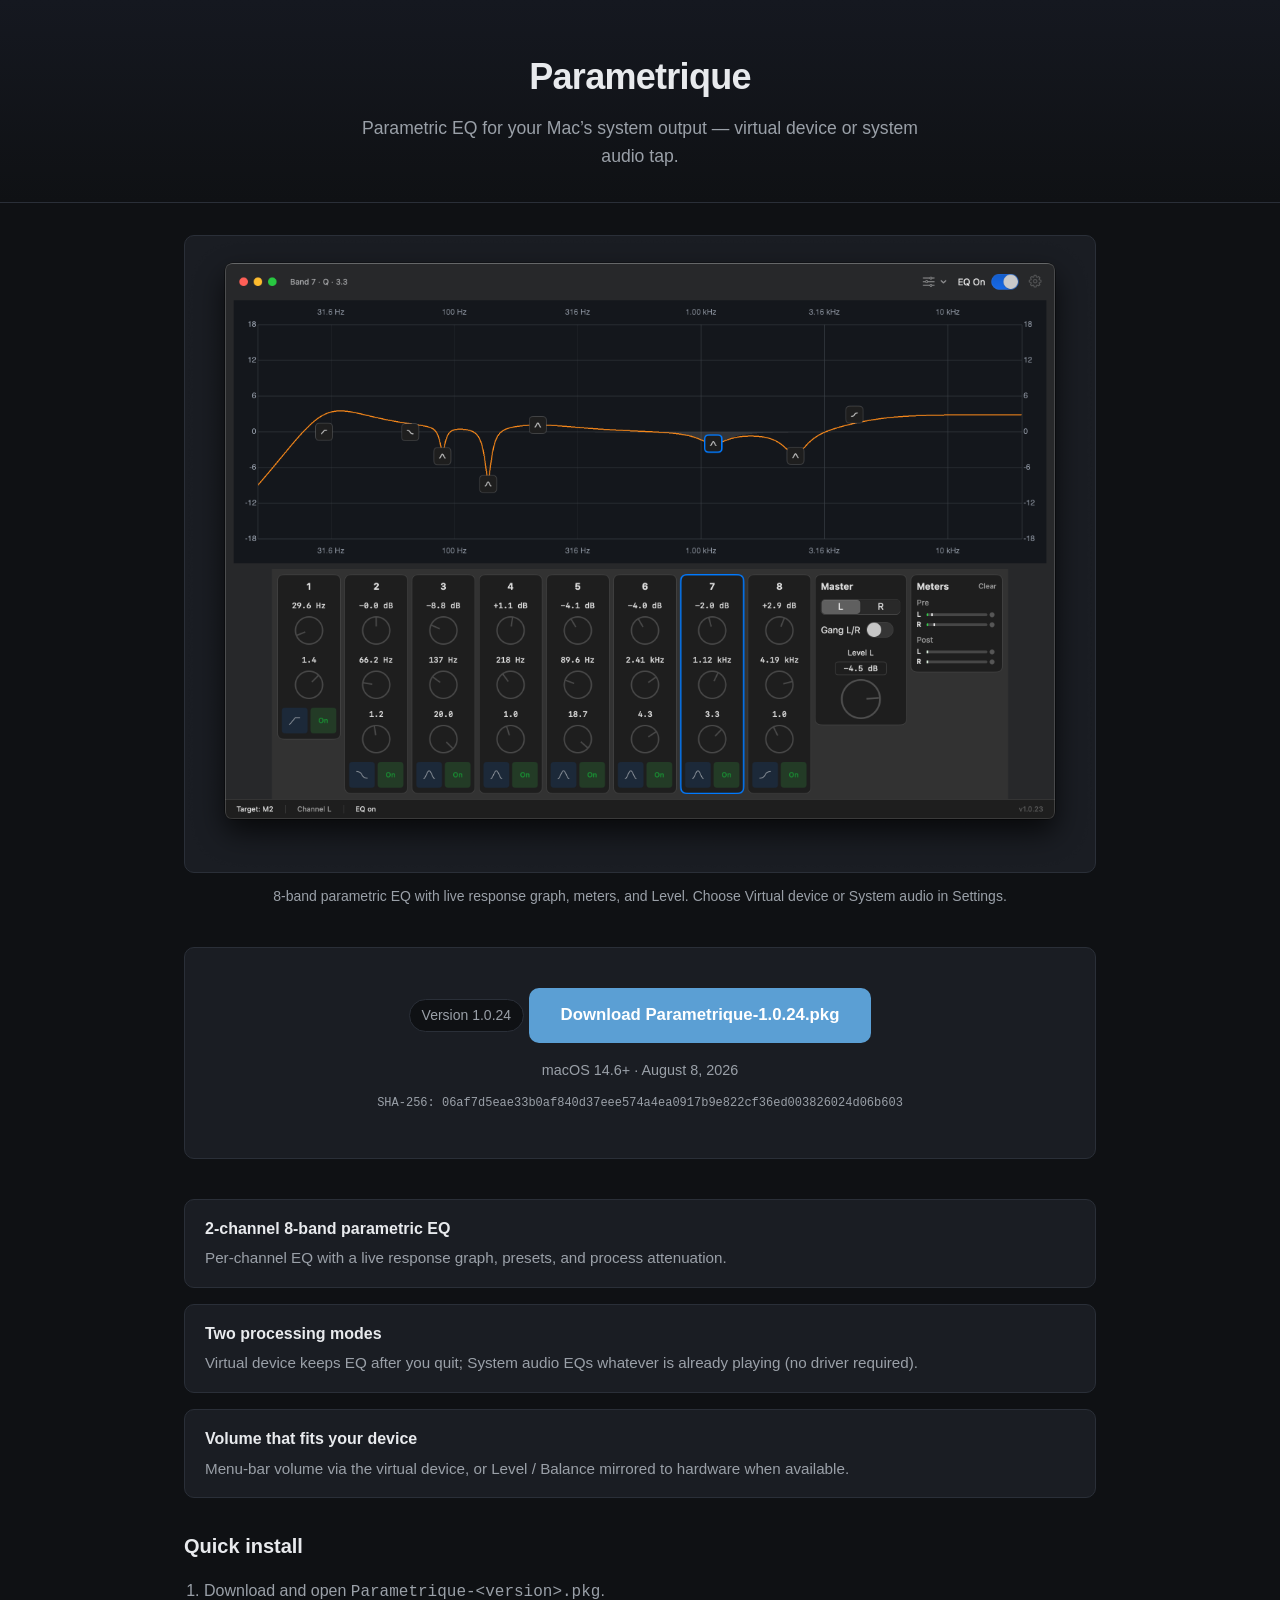
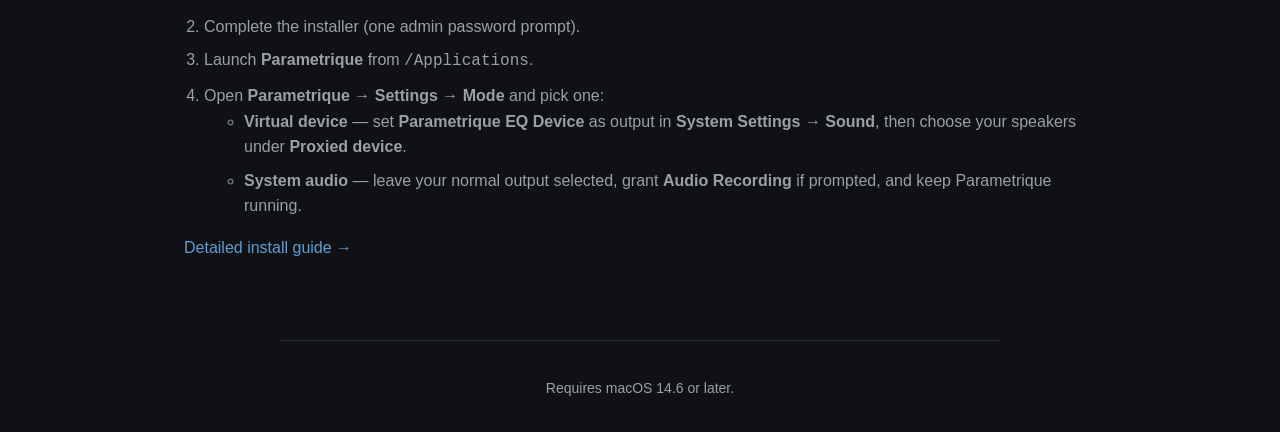
<file: docs/index.html>
<!DOCTYPE html>
<html lang="en">
  <head>
    <meta charset="utf-8" />
    <meta name="viewport" content="width=device-width, initial-scale=1" />
    <meta
      name="description"
      content="Download Parametrique — macOS parametric EQ for your system output, via a virtual audio device or a system audio tap."
    />
    <title>Parametrique</title>
    <link rel="stylesheet" href="css/style.css" />
  </head>
  <body>
    <header class="site-header">
      <h1>Parametrique</h1>
      <p class="tagline">
        Parametric EQ for your Mac’s system output — virtual device or system audio tap.
      </p>
    </header>

    <main class="wide">
      <figure class="screenshot">
        <img
          src="assets/parametrique-main-window.png"
          alt="Parametrique main window showing the 8-band EQ graph, per-band controls, meters, and Level"
          width="1120"
          height="720"
        />
        <figcaption>
          8-band parametric EQ with live response graph, meters, and Level. Choose
          Virtual device or System audio in Settings.
        </figcaption>
      </figure>

      <div class="download-card">
        <p class="version" id="latest-version">Loading…</p>
        <a class="download-btn" id="download-btn" href="#">Download</a>
        <p class="download-meta" id="download-meta"></p>
        <p class="hash" id="sha256" hidden></p>
        <p class="error" id="load-error" hidden></p>
      </div>

      <div class="features">
        <div class="feature">
          <strong>2-channel 8-band parametric EQ</strong>
          <span>Per-channel EQ with a live response graph, presets, and process attenuation.</span>
        </div>
        <div class="feature">
          <strong>Two processing modes</strong>
          <span>Virtual device keeps EQ after you quit; System audio EQs whatever is already playing (no driver required).</span>
        </div>
        <div class="feature">
          <strong>Volume that fits your device</strong>
          <span>Menu-bar volume via the virtual device, or Level / Balance mirrored to hardware when available.</span>
        </div>
      </div>

      <section>
        <h2>Quick install</h2>
        <ol>
          <li>Download and open <code>Parametrique-&lt;version&gt;.pkg</code>.</li>
          <li>Complete the installer (one admin password prompt).</li>
          <li>Launch <strong>Parametrique</strong> from <code>/Applications</code>.</li>
          <li>
            Open <strong>Parametrique → Settings → Mode</strong> and pick one:
            <ul>
              <li>
                <strong>Virtual device</strong> — set
                <strong>Parametrique EQ Device</strong> as output in
                <strong>System Settings → Sound</strong>, then choose your speakers
                under <strong>Proxied device</strong>.
              </li>
              <li>
                <strong>System audio</strong> — leave your normal output selected,
                grant <strong>Audio Recording</strong> if prompted, and keep Parametrique running.
              </li>
            </ul>
          </li>
        </ol>
        <p><a href="install.html">Detailed install guide →</a></p>
      </section>
    </main>

    <footer class="site-footer">
      <p>Requires macOS 14.6 or later.</p>
    </footer>

    <script src="js/site.js"></script>
  </body>
</html>
</file>
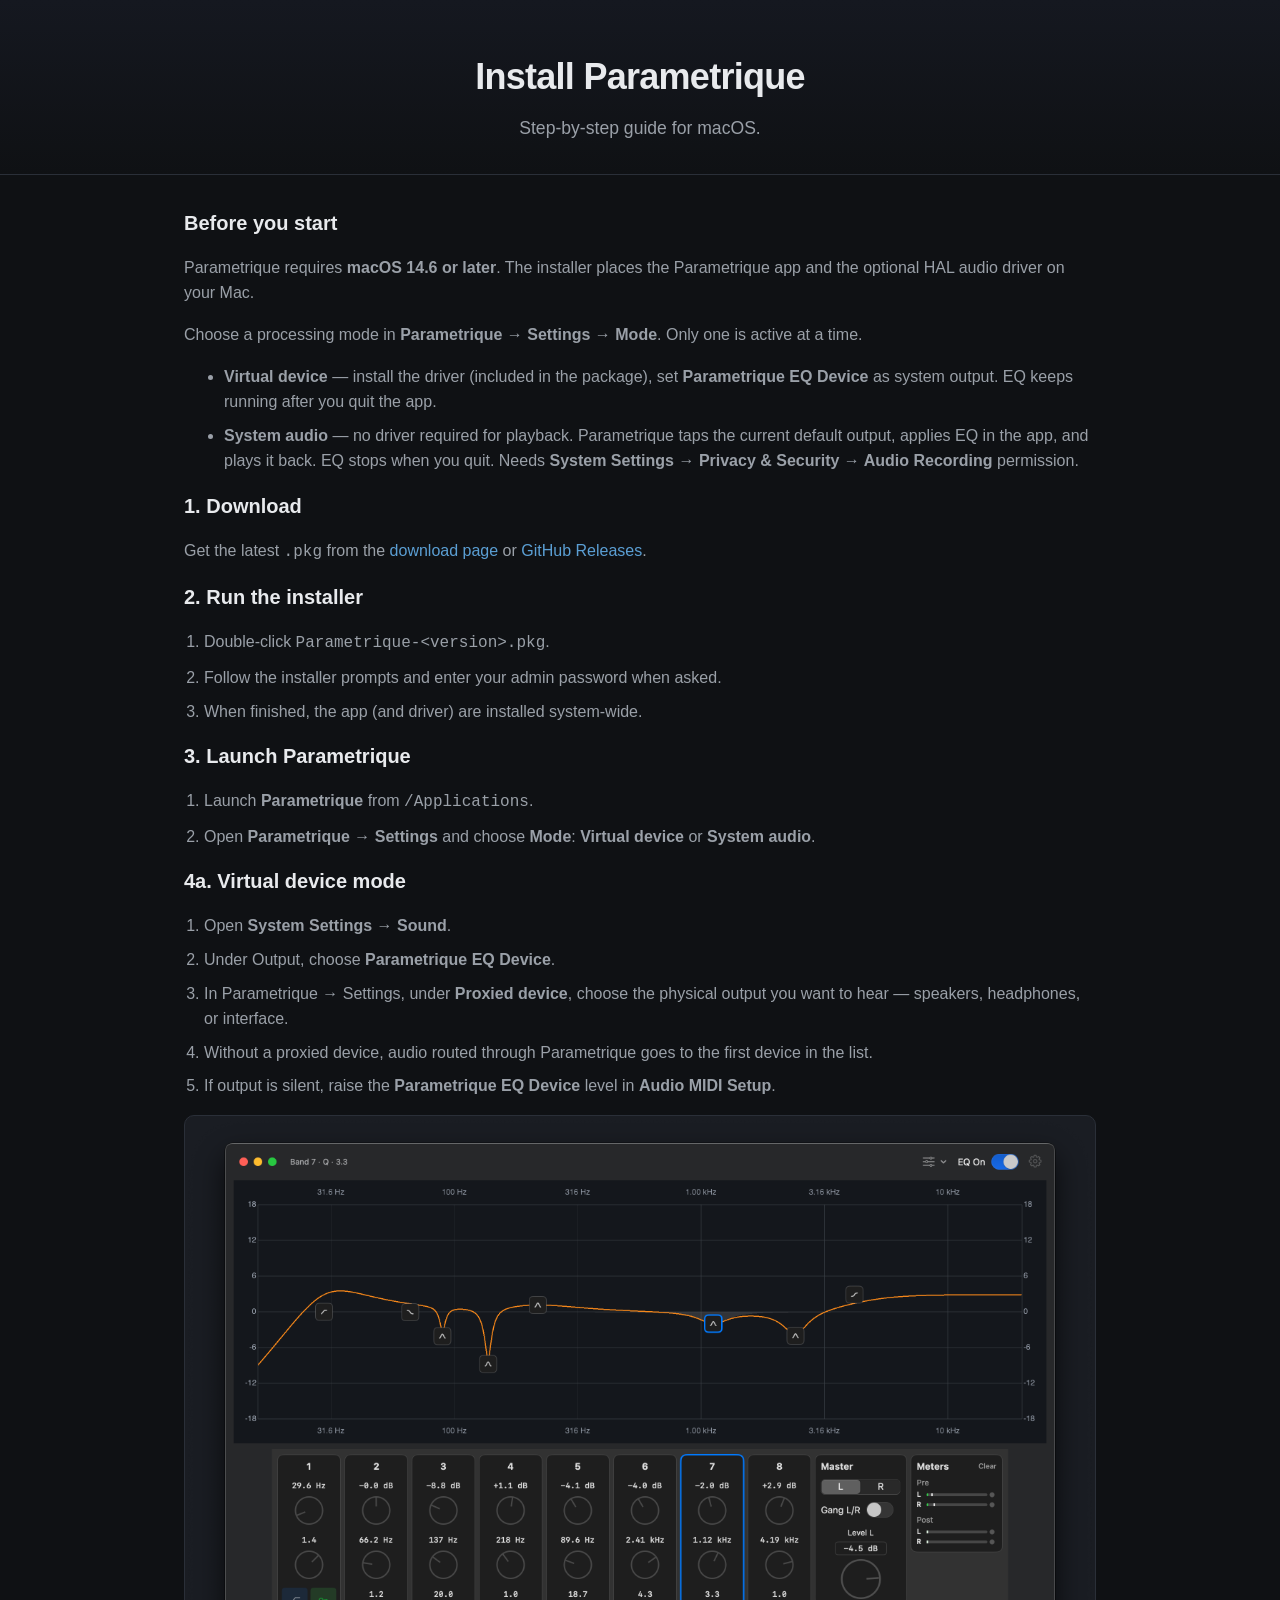
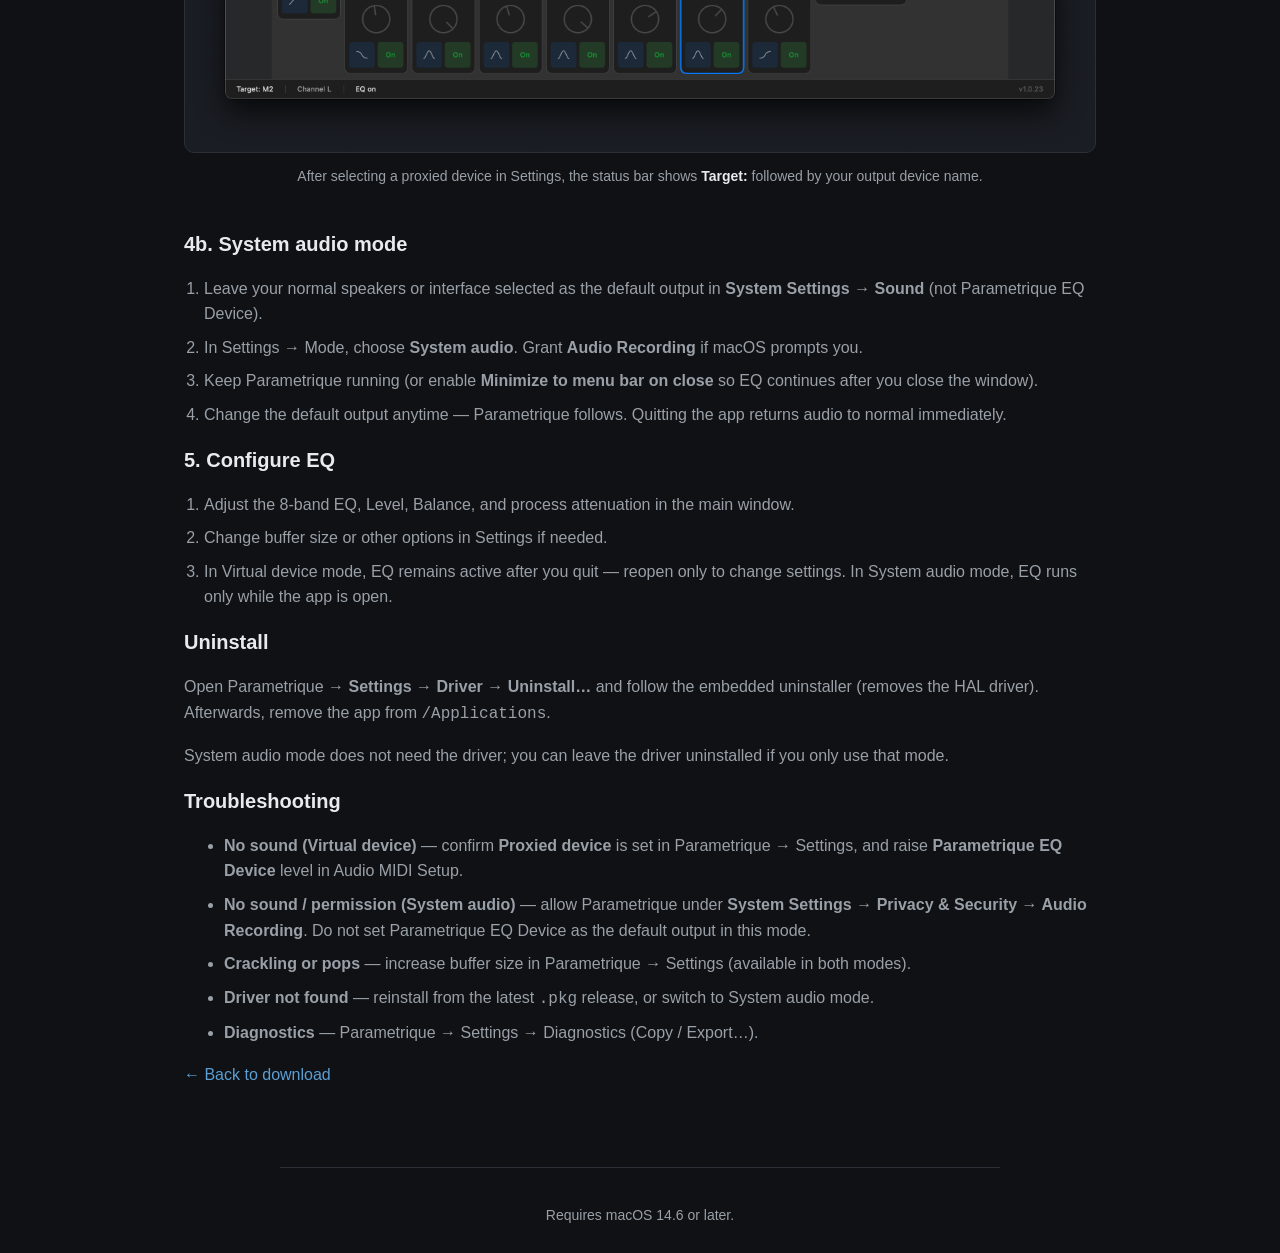
<file: docs/install.html>
<!DOCTYPE html>
<html lang="en">
  <head>
    <meta charset="utf-8" />
    <meta name="viewport" content="width=device-width, initial-scale=1" />
    <meta name="description" content="How to install Parametrique on macOS." />
    <title>Install — Parametrique</title>
    <link rel="stylesheet" href="css/style.css" />
  </head>
  <body>
    <header class="site-header">
      <h1>Install Parametrique</h1>
      <p class="tagline">Step-by-step guide for macOS.</p>
    </header>

    <main class="wide">
      <section>
        <h2>Before you start</h2>
        <p>
          Parametrique requires <strong>macOS 14.6 or later</strong>. The installer
          places the Parametrique app and the optional HAL audio driver on your Mac.
        </p>
        <p>
          Choose a processing mode in <strong>Parametrique → Settings → Mode</strong>.
          Only one is active at a time.
        </p>
        <ul>
          <li>
            <strong>Virtual device</strong> — install the driver (included in the
            package), set <strong>Parametrique EQ Device</strong> as system output.
            EQ keeps running after you quit the app.
          </li>
          <li>
            <strong>System audio</strong> — no driver required for playback. Parametrique
            taps the current default output, applies EQ in the app, and plays it back.
            EQ stops when you quit. Needs
            <strong>System Settings → Privacy &amp; Security → Audio Recording</strong>
            permission.
          </li>
        </ul>
      </section>

      <section>
        <h2>1. Download</h2>
        <p>
          Get the latest <code>.pkg</code> from the
          <a href="index.html">download page</a> or
          <a href="https://github.com/sound-eng/parametrique-web/releases">GitHub Releases</a>.
        </p>
      </section>

      <section>
        <h2>2. Run the installer</h2>
        <ol>
          <li>Double-click <code>Parametrique-&lt;version&gt;.pkg</code>.</li>
          <li>Follow the installer prompts and enter your admin password when asked.</li>
          <li>When finished, the app (and driver) are installed system-wide.</li>
        </ol>
      </section>

      <section>
        <h2>3. Launch Parametrique</h2>
        <ol>
          <li>Launch <strong>Parametrique</strong> from <code>/Applications</code>.</li>
          <li>
            Open <strong>Parametrique → Settings</strong> and choose
            <strong>Mode</strong>: <strong>Virtual device</strong> or
            <strong>System audio</strong>.
          </li>
        </ol>
      </section>

      <section>
        <h2>4a. Virtual device mode</h2>
        <ol>
          <li>Open <strong>System Settings → Sound</strong>.</li>
          <li>Under Output, choose <strong>Parametrique EQ Device</strong>.</li>
          <li>
            In Parametrique → Settings, under <strong>Proxied device</strong>, choose
            the physical output you want to hear — speakers, headphones, or interface.
          </li>
          <li>
            Without a proxied device, audio routed through Parametrique goes to the
            first device in the list.
          </li>
          <li>
            If output is silent, raise the <strong>Parametrique EQ Device</strong>
            level in <strong>Audio MIDI Setup</strong>.
          </li>
        </ol>
        <figure class="screenshot">
          <img
            src="assets/parametrique-main-window.png"
            alt="Parametrique main window with Target device shown in the status bar"
            width="1120"
            height="720"
          />
          <figcaption>
            After selecting a proxied device in Settings, the status bar shows
            <strong>Target:</strong> followed by your output device name.
          </figcaption>
        </figure>
      </section>

      <section>
        <h2>4b. System audio mode</h2>
        <ol>
          <li>
            Leave your normal speakers or interface selected as the default output in
            <strong>System Settings → Sound</strong> (not Parametrique EQ Device).
          </li>
          <li>
            In Settings → Mode, choose <strong>System audio</strong>. Grant
            <strong>Audio Recording</strong> if macOS prompts you.
          </li>
          <li>
            Keep Parametrique running (or enable
            <strong>Minimize to menu bar on close</strong> so EQ continues after you
            close the window).
          </li>
          <li>
            Change the default output anytime — Parametrique follows. Quitting the app
            returns audio to normal immediately.
          </li>
        </ol>
      </section>

      <section>
        <h2>5. Configure EQ</h2>
        <ol>
          <li>Adjust the 8-band EQ, Level, Balance, and process attenuation in the main window.</li>
          <li>Change buffer size or other options in Settings if needed.</li>
          <li>
            In Virtual device mode, EQ remains active after you quit — reopen only to
            change settings. In System audio mode, EQ runs only while the app is open.
          </li>
        </ol>
      </section>

      <section>
        <h2>Uninstall</h2>
        <p>
          Open Parametrique → <strong>Settings → Driver → Uninstall…</strong> and
          follow the embedded uninstaller (removes the HAL driver). Afterwards, remove
          the app from <code>/Applications</code>.
        </p>
        <p>
          System audio mode does not need the driver; you can leave the driver
          uninstalled if you only use that mode.
        </p>
      </section>

      <section>
        <h2>Troubleshooting</h2>
        <ul>
          <li>
            <strong>No sound (Virtual device)</strong> — confirm
            <strong>Proxied device</strong> is set in Parametrique → Settings, and raise
            <strong>Parametrique EQ Device</strong> level in Audio MIDI Setup.
          </li>
          <li>
            <strong>No sound / permission (System audio)</strong> — allow Parametrique
            under <strong>System Settings → Privacy &amp; Security → Audio Recording</strong>.
            Do not set Parametrique EQ Device as the default output in this mode.
          </li>
          <li>
            <strong>Crackling or pops</strong> — increase buffer size in Parametrique
            → Settings (available in both modes).
          </li>
          <li>
            <strong>Driver not found</strong> — reinstall from the latest
            <code>.pkg</code> release, or switch to System audio mode.
          </li>
          <li>
            <strong>Diagnostics</strong> — Parametrique → Settings → Diagnostics
            (Copy / Export…).
          </li>
        </ul>
      </section>

      <p><a href="index.html">← Back to download</a></p>
    </main>

    <footer class="site-footer">
      <p>Requires macOS 14.6 or later.</p>
    </footer>
  </body>
</html>
</file>
<file: docs/css/style.css>
:root {
  color-scheme: dark;
  --bg: #0f1114;
  --bg-elevated: #1a1d23;
  --border: #2a2f38;
  --text: #e8eaed;
  --text-muted: #9aa0a8;
  --accent: #5b9fd4;
  --accent-hover: #7ab3de;
  --success: #6bcf8e;
  --font: -apple-system, BlinkMacSystemFont, "Segoe UI", Roboto, Helvetica, Arial, sans-serif;
  --mono: ui-monospace, SFMono-Regular, "SF Mono", Menlo, Consolas, monospace;
  --radius: 10px;
  --max-width: 720px;
}

*,
*::before,
*::after {
  box-sizing: border-box;
}

html {
  font-size: 16px;
}

body {
  margin: 0;
  min-height: 100vh;
  font-family: var(--font);
  background: var(--bg);
  color: var(--text);
  line-height: 1.6;
}

a {
  color: var(--accent);
  text-decoration: none;
}

a:hover {
  color: var(--accent-hover);
  text-decoration: underline;
}

.site-header {
  padding: 3rem 1.5rem 2rem;
  text-align: center;
  border-bottom: 1px solid var(--border);
  background: linear-gradient(180deg, #151820 0%, var(--bg) 100%);
}

.site-header h1 {
  margin: 0 0 0.5rem;
  font-size: 2.25rem;
  font-weight: 600;
  letter-spacing: -0.02em;
}

.tagline {
  margin: 0;
  color: var(--text-muted);
  font-size: 1.1rem;
  max-width: 36rem;
  margin-inline: auto;
}

main {
  max-width: var(--max-width);
  margin: 0 auto;
  padding: 2rem 1.5rem 4rem;
}

main.wide {
  max-width: 960px;
}

.screenshot {
  margin: 0 0 2.5rem;
}

.screenshot img {
  display: block;
  width: 100%;
  height: auto;
  border: 1px solid var(--border);
  border-radius: var(--radius);
  background: var(--bg-elevated);
}

.screenshot figcaption {
  margin-top: 0.75rem;
  font-size: 0.875rem;
  color: var(--text-muted);
  text-align: center;
}

.screenshot figcaption strong {
  color: var(--text);
}

.download-card {
  background: var(--bg-elevated);
  border: 1px solid var(--border);
  border-radius: var(--radius);
  padding: 2rem;
  text-align: center;
  margin-bottom: 2.5rem;
}

.download-card .version {
  display: inline-block;
  margin-bottom: 1rem;
  padding: 0.25rem 0.75rem;
  font-size: 0.875rem;
  color: var(--text-muted);
  background: var(--bg);
  border: 1px solid var(--border);
  border-radius: 999px;
}

.download-btn {
  display: inline-block;
  margin: 0.5rem 0 1rem;
  padding: 0.875rem 2rem;
  font-size: 1.05rem;
  font-weight: 600;
  color: #fff;
  background: var(--accent);
  border: none;
  border-radius: var(--radius);
  text-decoration: none;
  transition: background 0.15s ease;
}

.download-btn:hover {
  background: var(--accent-hover);
  color: #fff;
  text-decoration: none;
}

.download-meta {
  margin: 0;
  font-size: 0.9rem;
  color: var(--text-muted);
}

.download-meta code {
  font-family: var(--mono);
  font-size: 0.85em;
}

.hash {
  margin-top: 0.75rem;
  font-family: var(--mono);
  font-size: 0.75rem;
  color: var(--text-muted);
  word-break: break-all;
}

section h2 {
  margin: 0 0 1rem;
  font-size: 1.25rem;
  font-weight: 600;
}

section p,
section ol,
section ul {
  color: var(--text-muted);
}

section ol {
  padding-left: 1.25rem;
}

section li + li {
  margin-top: 0.5rem;
}

.features {
  display: grid;
  gap: 1rem;
  margin: 2rem 0;
}

.feature {
  padding: 1rem 1.25rem;
  background: var(--bg-elevated);
  border: 1px solid var(--border);
  border-radius: var(--radius);
}

.feature strong {
  display: block;
  margin-bottom: 0.25rem;
  color: var(--text);
}

.feature span {
  font-size: 0.95rem;
  color: var(--text-muted);
}

.site-footer {
  max-width: var(--max-width);
  margin: 0 auto;
  padding: 2rem 1.5rem;
  border-top: 1px solid var(--border);
  font-size: 0.875rem;
  color: var(--text-muted);
  text-align: center;
}

.site-footer p {
  margin: 0.25rem 0;
}

.error {
  color: #e07070;
}

@media (max-width: 480px) {
  .site-header h1 {
    font-size: 1.75rem;
  }

  .download-card {
    padding: 1.5rem 1rem;
  }
}
</file>
